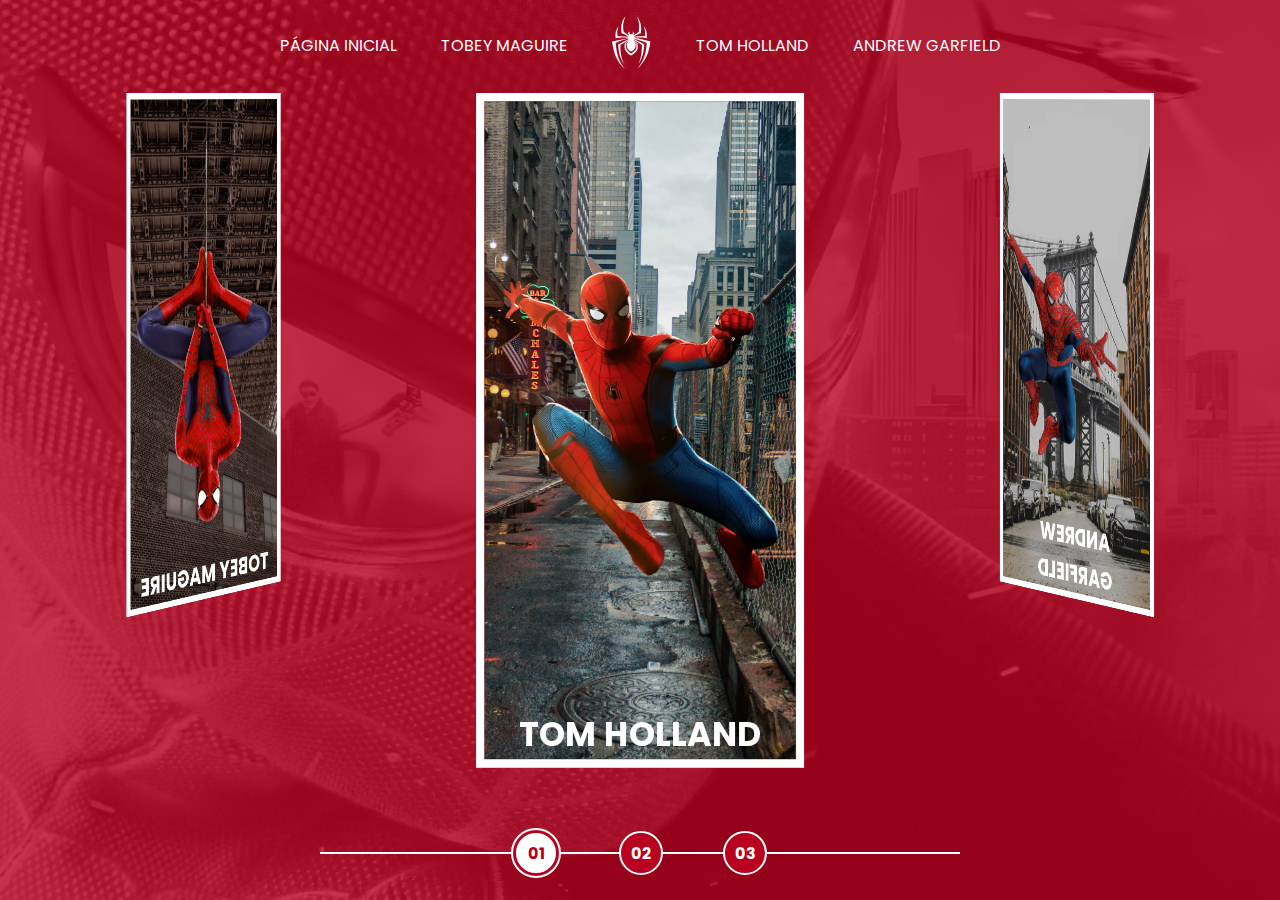
<file: index.html>
<!DOCTYPE html>
<html lang="pt-BR">

<head>
    <meta charset="UTF-8">
    <meta http-equiv="X-UA-Compatible" content="IE=edge">
    <meta name="viewport" content="width=device-width, initial-scale=1.0">
    <link rel="stylesheet" href="/assets/css/home-page.css">
    <link rel="shortcut icon" href="/assets/images/icons/spider.svg">
    <script src="/assets/scripts/index.js"></script>
    <title>Spider Man | Multiversos</title>
</head>

<body>
    <nav class="s-menu">
        <ul>
            <li class="s-menu__item">
                <a href="/">Página Inicial</a>
            </li>
            <li class="s-menu__item">
                <a href="/pages/tobey-maguire/spiderman1.html">Tobey Maguire</a>
            </li>
            <li class="s-menu__item s-menu__icon">
                <img src="/assets/images/icons/spider.svg" alt="Spider-man Multiverso">
            </li>
            <li class="s-menu__item">
                <a href="/pages/tom-holland/spiderman1.html">Tom Holland</a>
            </li>
            <li class="s-menu__item">
                <a href="/pages/andrew-garfield/spiderman1.html">Andrew Garfield</a>
            </li>
        </ul>
    </nav>
    <div class="s-container">
        <div class="s-cards-carousel" style="transform: translateZ(-40vw) rotateY(0deg);"> 
            <!--essa é a bandeja e ela que vai girar, e vai dar a impressão de que os cards tao girando-->
            <a href="/pages/tom-holland/spiderman1.html" class="s-card" id="spider-man-02">
                <img class="s-card__background" src="/assets/images/pic-sm-bg-02.jpg" alt="">
                <img class="s-card__image" src="/assets/images/spider-man-02.png" alt="Tom Holland">
                <h2 class="s-card__title">Tom Holland</h2>
            </a>
            <a href="/pages/andrew-garfield/spiderman1.html" class="s-card" id="spider-man-01">
                <img class="s-card__background" src="/assets/images/pic-sm-bg-01.jpg" alt="">
                <img class="s-card__image" src="/assets/images/spider-man-01.png" alt="Andrew Garfield">
                <h2 class="s-card__title">Andrew Garfield</h2>
            </a>
            <a href="/pages/tobey-maguire/spiderman1.html" class="s-card" id="spider-man-03">
                <img class="s-card__background" src="/assets/images/pic-sm-bg-03.jpg" alt="">
                <img class="s-card__image" src="/assets/images/spider-man-03.png" alt="Tobey Maguire">
                <h2 class="s-card__title">Tobey Maguire</h2>
            </a>
        </div>
    </div>

    <div class="s-controller">
        <div id="1" onclick="selectCarouselItem(this)" class="s-controller__button s-controller__button--active">
            01
        </div>
        <div id="2" onclick="selectCarouselItem(this)" class="s-controller__button">
            02
        </div>
        <div id="3" onclick="selectCarouselItem(this)" class="s-controller__button">
            03
        </div>
        <div class="s-controller__line"></div>
    </div>
</body>

</html>
</file>
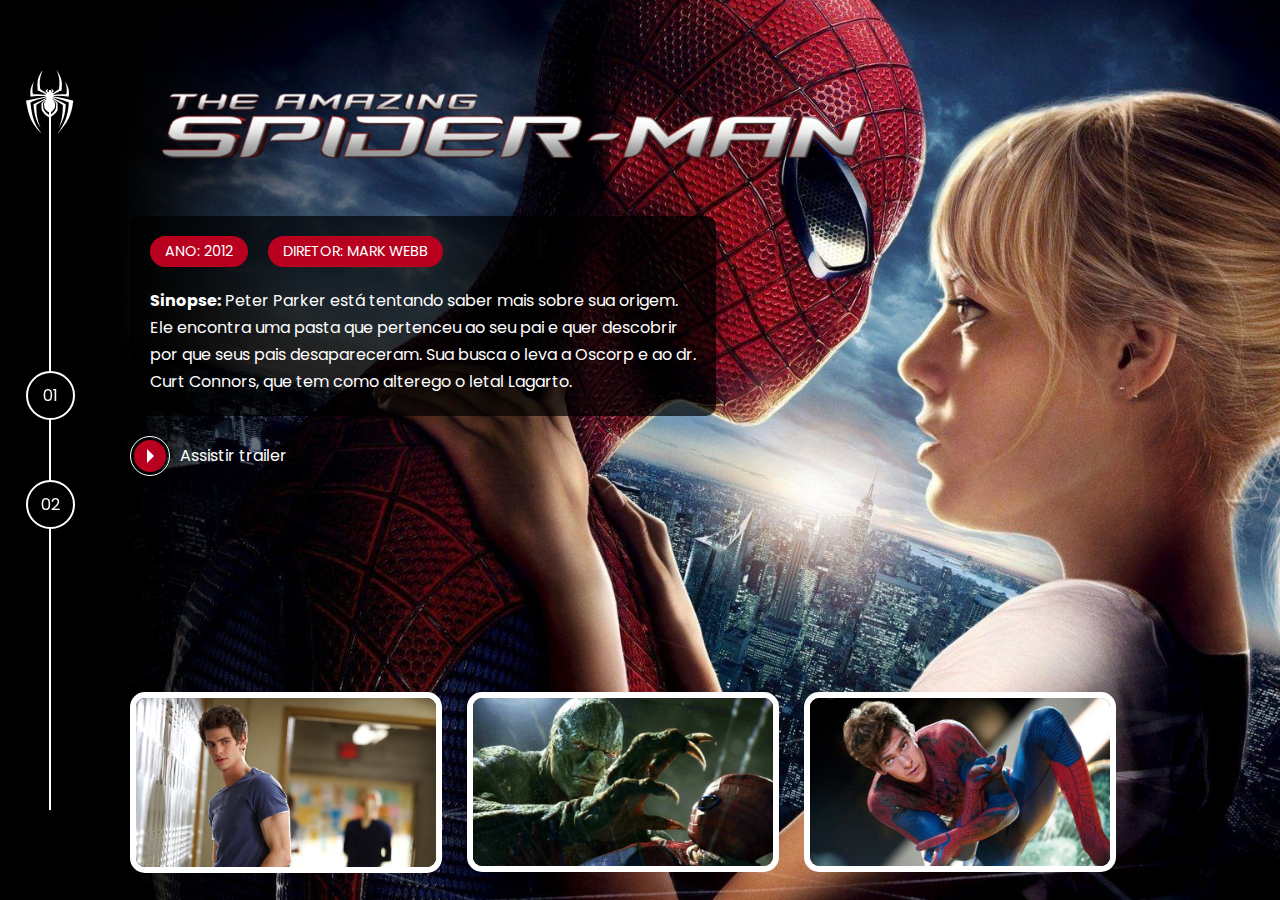
<file: pages/andrew-garfield/spiderman1.html>
<!DOCTYPE html>
<html lang="pt-BR">
<head>
    <meta charset="UTF-8">
    <meta http-equiv="X-UA-Compatible" content="IE=edge">
    <meta name="viewport" content="width=device-width, initial-scale=1.0">
    <title>Multiverso | Spiderman</title>
    <link rel="stylesheet" href="../../assets/css/internal.css" />
    <link rel="shortcut icon" href="/assets/images/icons/spider.svg">
    <link rel="stylesheet" href="https://cdn.jsdelivr.net/npm/@fancyapps/ui@4.0/dist/fancybox.css"/>
</head>
<body>
    <div class="s-wrapper">

        <!--<video autoplay loop muted>
            <source src="/assets/videos/spiderman-2002-trailer.mp4" type="video/mp4">
        </video>-->

        <div class="s-left-column">
            <nav class="navigator">
                <div class="navigator__icon">
                    <a href="../../index.html">
                        <img src="../../assets/images/icons/spiderman1.png" alt="">
                    </a>
                </div>
                <ul>
                    <li><a href="#01">01</a></li>
                    <li><a href="spiderman2.html">02</a></li>
                </ul>
            </nav>
        </div>
        <div class="s-main-content s-spiderman-02-01"> <!--pra colocar o video tem q tirar essa seunda classe -->
            <div class="s-main-content__top">
                <div class="s-logo">
                    <img src="/assets/images/spiderman-andrew/movie-01/logo.png" alt="Spiderman (2012)" title="Spiderman (2012)" />
                </div>
                <div class="s-description">
                    <div class="pills">
                        <ul>
                            <li>Ano: 2012</li>
                            <li>Diretor: Mark Webb</li>
                        </ul>
                    </div>
                    <div class="s-description__text">
                        <p>
                            <strong>Sinopse:</strong>&nbsp;Peter Parker está tentando saber mais sobre sua origem. Ele encontra uma 
                            pasta que pertenceu ao seu pai e quer descobrir por que seus pais desapareceram. Sua busca o leva a Oscorp 
                            e ao dr. Curt Connors, que tem como alterego o letal Lagarto.
                        </p>
                    </div>
                </div>
                <div class="s-links">
                    <ul>
                        <li>
                            <a href="https://www.youtube.com/watch?v=iAaDfqB9FLs" class="link-button" target="_">
                                <span class="icon">
                                    <div class="play-icon">&nbsp;</div>
                                </span>
                                <span class="label">
                                    Assistir trailer
                                </span>
                            </a>
                        </li>
                    </ul>
                </div>
            </div>
            <div class="s-main-content__bottom">
                <div class="gallery">
                    <ul>
                        <li><a data-fancybox href="/assets/images/spiderman-andrew/movie-01/gallery/image-01.jpg"><img src="/assets/images/spiderman-andrew/movie-01/gallery/image-01.jpg" alt=""></a></li>
                        <li><a data-fancybox href="/assets/images/spiderman-andrew/movie-01/gallery/image-02.png"><img src="/assets/images/spiderman-andrew/movie-01/gallery/image-02.png" alt=""></a></li>
                        <li><a data-fancybox href="/assets/images/spiderman-andrew/movie-01/gallery/image-03.png"><img src="/assets/images/spiderman-andrew/movie-01/gallery/image-03.png" alt=""></a></li>
                    </ul>
                </div>
            </div>
        </div>
    </div>

    <script src="https://cdn.jsdelivr.net/npm/@fancyapps/ui@4.0/dist/fancybox.umd.js"></script>
    <script>

    </script>
</body>
</html>
</file>
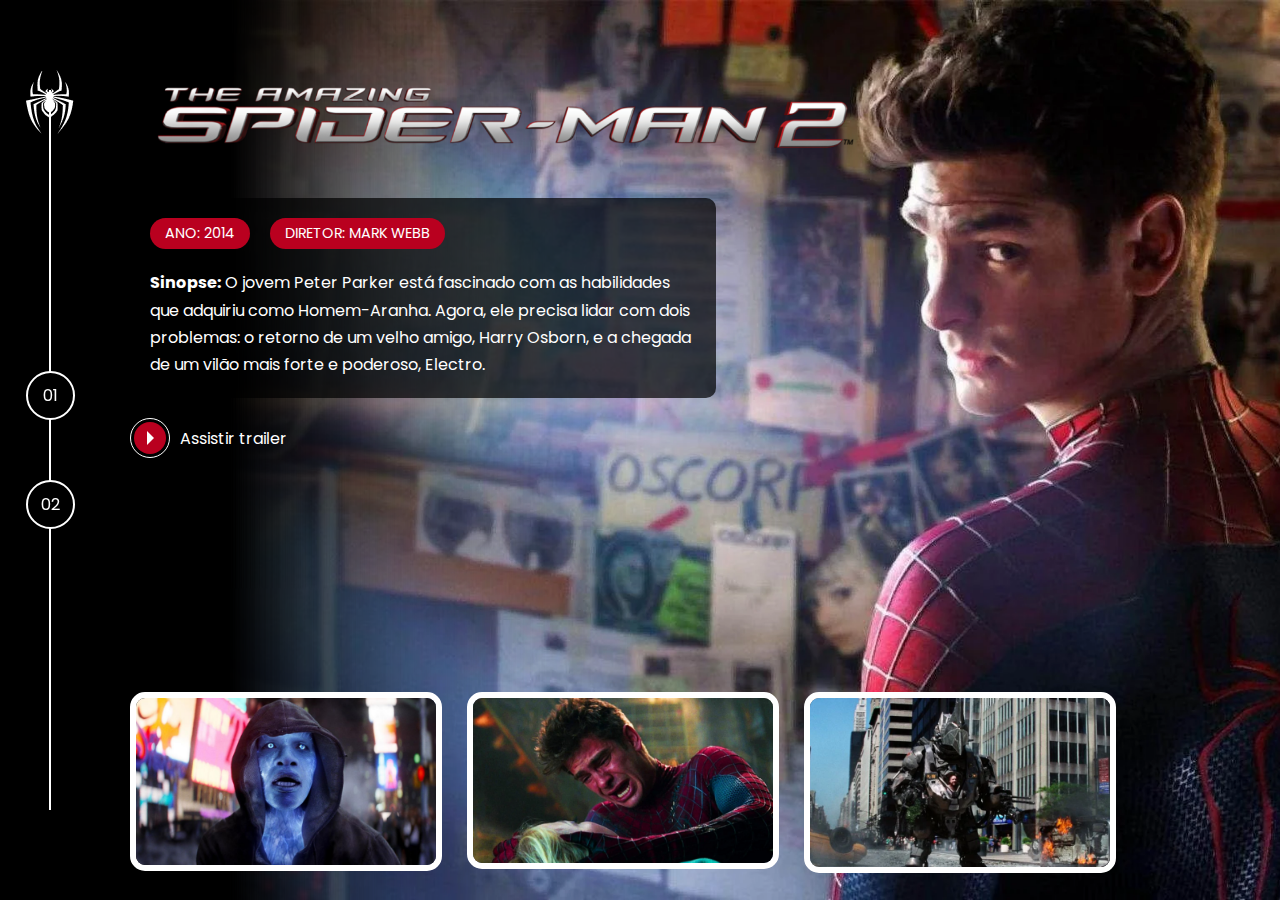
<file: pages/andrew-garfield/spiderman2.html>
<!DOCTYPE html>
<html lang="pt-BR">
<head>
    <meta charset="UTF-8">
    <meta http-equiv="X-UA-Compatible" content="IE=edge">
    <meta name="viewport" content="width=device-width, initial-scale=1.0">
    <title>Multiverso | Spiderman</title>
    <link rel="stylesheet" href="../../assets/css/internal.css" />
    <link rel="shortcut icon" href="/assets/images/icons/spider.svg">
    <link rel="stylesheet" href="https://cdn.jsdelivr.net/npm/@fancyapps/ui@4.0/dist/fancybox.css"/>
</head>
<body>
    <div class="s-wrapper">

        <!--<video autoplay loop muted>
            <source src="/assets/videos/spiderman-2002-trailer.mp4" type="video/mp4">
        </video>-->

        <div class="s-left-column">
            <nav class="navigator">
                <div class="navigator__icon">
                    <a href="../../index.html">
                        <img src="../../assets/images/icons/spiderman1.png" alt="">
                    </a>
                </div>
                <ul>
                    <li><a href="spiderman1.html">01</a></li>
                    <li><a href="#02">02</a></li>
                </ul>
            </nav>
        </div>
        <div class="s-main-content s-spiderman-02-02"> <!--pra colocar o video tem q tirar essa seunda classe -->
            <div class="s-main-content__top">
                <div class="s-logo">
                    <img src="/assets/images/spiderman-andrew/movie-02/logo.png" alt="Spiderman (2014)" title="Spiderman (2014)" />
                </div>
                <div class="s-description">
                    <div class="pills">
                        <ul>
                            <li>Ano: 2014</li>
                            <li>Diretor: Mark Webb</li>
                        </ul>
                    </div>
                    <div class="s-description__text">
                        <p>
                            <strong>Sinopse:</strong>&nbsp;O jovem Peter Parker está fascinado com as habilidades que adquiriu como 
                            Homem-Aranha. Agora, ele precisa lidar com dois problemas: o retorno de um velho amigo, Harry Osborn, e 
                            a chegada de um vilão mais forte e poderoso, Electro.
                        </p>
                    </div>
                </div>
                <div class="s-links">
                    <ul>
                        <li>
                            <a href="https://www.youtube.com/watch?v=V_JU_DhuzhU" class="link-button" target="_">
                                <span class="icon">
                                    <div class="play-icon">&nbsp;</div>
                                </span>
                                <span class="label">
                                    Assistir trailer
                                </span>
                            </a>
                        </li>
                    </ul>
                </div>
            </div>
            <div class="s-main-content__bottom">
                <div class="gallery">
                    <ul>
                        <li><a data-fancybox href="/assets/images/spiderman-andrew/movie-02/gallery/image-01.png"><img src="/assets/images/spiderman-andrew/movie-02/gallery/image-01.png" alt=""></a></li>
                        <li><a data-fancybox href="/assets/images/spiderman-andrew/movie-02/gallery/image-02.png"><img src="/assets/images/spiderman-andrew/movie-02/gallery/image-02.png" alt=""></a></li>
                        <li><a data-fancybox href="/assets/images/spiderman-andrew/movie-02/gallery/image-03.png"><img src="/assets/images/spiderman-andrew/movie-02/gallery/image-03.png" alt=""></a></li>
                    </ul>
                </div>
            </div>
        </div>
    </div>

    <script src="https://cdn.jsdelivr.net/npm/@fancyapps/ui@4.0/dist/fancybox.umd.js"></script>
    <script>

    </script>
</body>
</html>
</file>
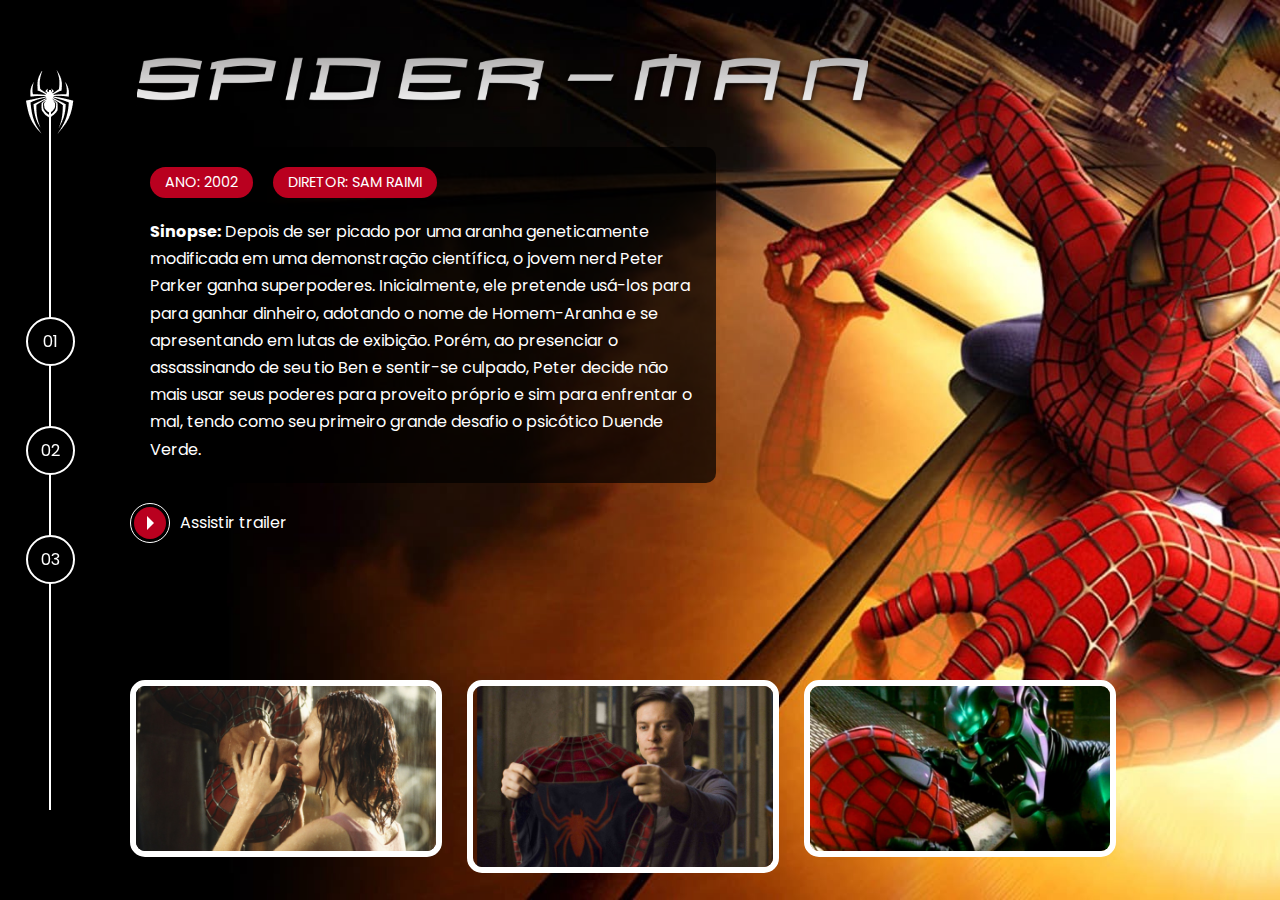
<file: pages/tobey-maguire/spiderman1.html>
<!DOCTYPE html>
<html lang="pt-BR">
<head>
    <meta charset="UTF-8">
    <meta http-equiv="X-UA-Compatible" content="IE=edge">
    <meta name="viewport" content="width=device-width, initial-scale=1.0">
    <title>Multiverso | Spiderman</title>
    <link rel="stylesheet" href="../../assets/css/internal.css" />
    <link rel="shortcut icon" href="/assets/images/icons/spider.svg">
    <link rel="stylesheet" href="https://cdn.jsdelivr.net/npm/@fancyapps/ui@4.0/dist/fancybox.css"/>
</head>
<body>
    <div class="s-wrapper">

        <!--<video autoplay loop muted>
            <source src="/assets/videos/spiderman-2002-trailer.mp4" type="video/mp4">
        </video>-->

        <div class="s-left-column">
            <nav class="navigator">
                <div class="navigator__icon">
                    <a href="../../index.html">
                        <img src="../../assets/images/icons/spiderman1.png" alt="">
                    </a>
                </div>
                <ul>
                    <li><a href="#01">01</a></li>
                    <li><a href="spiderman2.html">02</a></li>
                    <li><a href="spiderman3.html">03</a></li>
                </ul>
            </nav>
        </div>
        <div class="s-main-content s-spiderman-01-01"> <!--pra colocar o video tem q tirar essa seunda classe -->
            <div class="s-main-content__top">
                <div class="s-logo">
                    <img src="/assets/images/spiderman-tobey/movie-01/logo.png" alt="Spiderman (2002)" title="Spiderman (2002)" />
                </div>
                <div class="s-description">
                    <div class="pills">
                        <ul>
                            <li>Ano: 2002</li>
                            <li>Diretor: Sam Raimi</li>
                        </ul>
                    </div>
                    <div class="s-description__text">
                        <p>
                            <strong>Sinopse:</strong>&nbsp;Depois de ser picado por uma aranha geneticamente modificada em uma demonstração científica, 
                            o jovem nerd Peter Parker ganha superpoderes. Inicialmente, ele pretende usá-los para para ganhar 
                            dinheiro, adotando o nome de Homem-Aranha e se apresentando em lutas de exibição. Porém, ao presenciar 
                            o assassinando de seu tio Ben e sentir-se culpado, Peter decide não mais usar seus poderes para 
                            proveito próprio e sim para enfrentar o mal, tendo como seu primeiro grande desafio o psicótico 
                            Duende Verde.
                        </p>
                    </div>
                </div>
                <div class="s-links">
                    <ul>
                        <li>
                            <a href="https://www.youtube.com/watch?v=t06RUxPbp_c" class="link-button" target="_">
                                <span class="icon">
                                    <div class="play-icon">&nbsp;</div>
                                </span>
                                <span class="label">
                                    Assistir trailer
                                </span>
                            </a>
                        </li>
                    </ul>
                </div>
            </div>
            <div class="s-main-content__bottom">
                <div class="gallery">
                    <ul>
                        <li><a data-fancybox href="/assets/images/spiderman-tobey/movie-01/gallery/image-01-full.jpg"><img src="/assets/images/spiderman-tobey/movie-01/gallery/image-01.png" alt=""></a></li>
                        <li><a data-fancybox href="/assets/images/spiderman-tobey/movie-01/gallery/image-02-full.jpg"><img src="/assets/images/spiderman-tobey/movie-01/gallery/image-02.png" alt=""></a></li>
                        <li><a data-fancybox href="/assets/images/spiderman-tobey/movie-01/gallery/image-03-full.jpg"><img src="/assets/images/spiderman-tobey/movie-01/gallery/image-03.png" alt=""></a></li>
                    </ul>
                </div>
            </div>
        </div>
    </div>

    <script src="https://cdn.jsdelivr.net/npm/@fancyapps/ui@4.0/dist/fancybox.umd.js"></script>
    <script>

    </script>
</body>
</html>
</file>
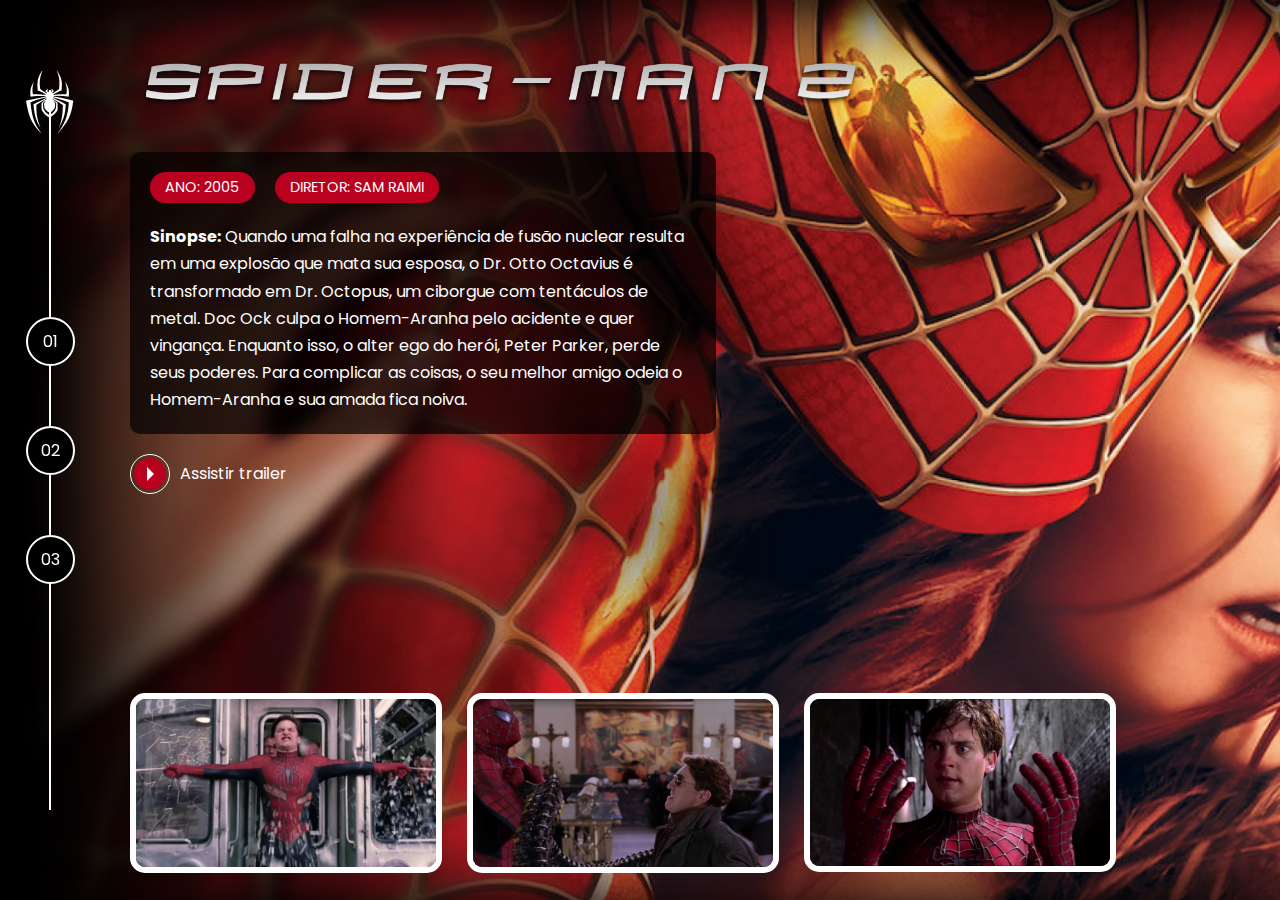
<file: pages/tobey-maguire/spiderman2.html>
<!DOCTYPE html>
<html lang="pt-BR">
<head>
    <meta charset="UTF-8">
    <meta http-equiv="X-UA-Compatible" content="IE=edge">
    <meta name="viewport" content="width=device-width, initial-scale=1.0">
    <title>Multiverso | Spiderman</title>
    <link rel="stylesheet" href="../../assets/css/internal.css" />
    <link rel="shortcut icon" href="/assets/images/icons/spider.svg">
    <link rel="stylesheet" href="https://cdn.jsdelivr.net/npm/@fancyapps/ui@4.0/dist/fancybox.css"/>
</head>
<body>
    <div class="s-wrapper">

        <!--<video autoplay loop muted>
            <source src="/assets/videos/spiderman-2002-trailer.mp4" type="video/mp4">
        </video>-->

        <div class="s-left-column">
            <nav class="navigator">
                <div class="navigator__icon">
                    <a href="../../index.html">
                        <img src="../../assets/images/icons/spiderman1.png" alt="">
                    </a>
                </div>
                <ul>
                    <li><a href="spiderman1.html">01</a></li>
                    <li><a href="#02">02</a></li>
                    <li><a href="spiderman3.html">03</a></li>
                </ul>
            </nav>
        </div>
        <div class="s-main-content s-spiderman-01-02"> <!--pra colocar o video tem q tirar essa seunda classe -->
            <div class="s-main-content__top">
                <div class="s-logo">
                    <img src="/assets/images/spiderman-tobey/movie-02/logo.png" alt="Spiderman (2005)" title="Spiderman (2005)" />
                </div>
                <div class="s-description">
                    <div class="pills">
                        <ul>
                            <li>Ano: 2005</li>
                            <li>Diretor: Sam Raimi</li>
                        </ul>
                    </div>
                    <div class="s-description__text">
                        <p>
                            <strong>Sinopse:</strong>&nbsp;Quando uma falha na experiência de fusão nuclear resulta em uma explosão 
                            que mata sua esposa, o Dr. Otto Octavius é transformado em Dr. Octopus, um ciborgue com tentáculos de 
                            metal. Doc Ock culpa o Homem-Aranha pelo acidente e quer vingança. Enquanto isso, o alter ego do herói, 
                            Peter Parker, perde seus poderes. Para complicar as coisas, o seu melhor amigo odeia o Homem-Aranha e 
                            sua amada fica noiva.
                        </p>
                    </div>
                </div>
                <div class="s-links">
                    <ul>
                        <li>
                            <a href="https://www.youtube.com/watch?v=1s9Yln0YwCw" class="link-button" target="_">
                                <span class="icon">
                                    <div class="play-icon">&nbsp;</div>
                                </span>
                                <span class="label">
                                    Assistir trailer
                                </span>
                            </a>
                        </li>
                    </ul>
                </div>
            </div>
            <div class="s-main-content__bottom">
                <div class="gallery">
                    <ul>
                        <li><a data-fancybox href="/assets/images/spiderman-tobey/movie-02/gallery/image-01.png"><img src="/assets/images/spiderman-tobey/movie-02/gallery/image-01.png" alt=""></a></li>
                        <li><a data-fancybox href="/assets/images/spiderman-tobey/movie-02/gallery/image-02.png"><img src="/assets/images/spiderman-tobey/movie-02/gallery/image-02.png" alt=""></a></li>
                        <li><a data-fancybox href="/assets/images/spiderman-tobey/movie-02/gallery/image-03.png"><img src="/assets/images/spiderman-tobey/movie-02/gallery/image-03.png" alt=""></a></li>
                    </ul>
                </div>
            </div>
        </div>
    </div>

    <script src="https://cdn.jsdelivr.net/npm/@fancyapps/ui@4.0/dist/fancybox.umd.js"></script>
    <script>

    </script>
</body>
</html>
</file>
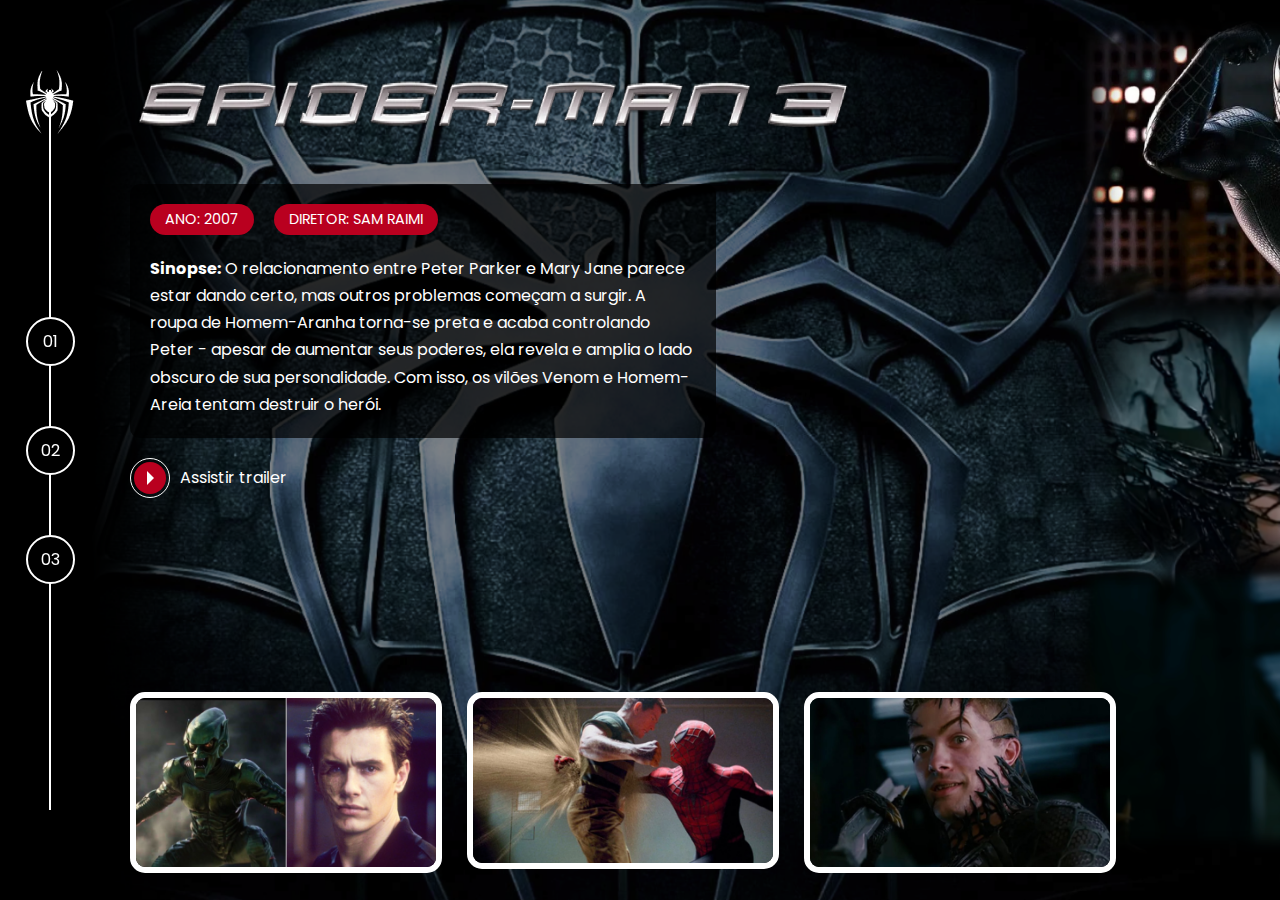
<file: pages/tobey-maguire/spiderman3.html>
<!DOCTYPE html>
<html lang="pt-BR">
<head>
    <meta charset="UTF-8">
    <meta http-equiv="X-UA-Compatible" content="IE=edge">
    <meta name="viewport" content="width=device-width, initial-scale=1.0">
    <title>Multiverso | Spiderman</title>
    <link rel="stylesheet" href="../../assets/css/internal.css" />
    <link rel="shortcut icon" href="/assets/images/icons/spider.svg">
    <link rel="stylesheet" href="https://cdn.jsdelivr.net/npm/@fancyapps/ui@4.0/dist/fancybox.css"/>
</head>
<body>
    <div class="s-wrapper">

        <!--<video autoplay loop muted>
            <source src="/assets/videos/spiderman-2002-trailer.mp4" type="video/mp4">
        </video>-->

        <div class="s-left-column">
            <nav class="navigator">
                <div class="navigator__icon">
                    <a href="../../index.html">
                        <img src="../../assets/images/icons/spiderman1.png" alt="">
                    </a>
                </div>
                <ul>
                    <li><a href="spiderman1.html">01</a></li>
                    <li><a href="spiderman2.html">02</a></li>
                    <li><a href="#03">03</a></li>
                </ul>
            </nav>
        </div>
        <div class="s-main-content s-spiderman-01-03"> <!--pra colocar o video tem q tirar essa seunda classe -->
            <div class="s-main-content__top">
                <div class="s-logo">
                    <img src="/assets/images/spiderman-tobey/movie-03/logo.png" alt="Spiderman (2007)" title="Spiderman (2002)" />
                </div>
                <div class="s-description">
                    <div class="pills">
                        <ul>
                            <li>Ano: 2007</li>
                            <li>Diretor: Sam Raimi</li>
                        </ul>
                    </div>
                    <div class="s-description__text">
                        <p>
                            <strong>Sinopse:</strong>&nbsp;O relacionamento entre Peter Parker e Mary Jane parece estar dando certo, 
                            mas outros problemas começam a surgir. A roupa de Homem-Aranha torna-se preta e acaba controlando Peter 
                            - apesar de aumentar seus poderes, ela revela e amplia o lado obscuro de sua personalidade. Com isso, 
                            os vilões Venom e Homem-Areia tentam destruir o herói.
                        </p>
                    </div>
                </div>
                <div class="s-links">
                    <ul>
                        <li>
                            <a href="https://www.youtube.com/watch?v=wPosLpgMtTY" class="link-button" target="_">
                                <span class="icon">
                                    <div class="play-icon">&nbsp;</div>
                                </span>
                                <span class="label">
                                    Assistir trailer
                                </span>
                            </a>
                        </li>
                    </ul>
                </div>
            </div>
            <div class="s-main-content__bottom">
                <div class="gallery">
                    <ul>
                        <li><a data-fancybox href="/assets/images/spiderman-tobey/movie-03/gallery/image-01.png"><img src="/assets/images/spiderman-tobey/movie-03/gallery/image-01.png" alt=""></a></li>
                        <li><a data-fancybox href="/assets/images/spiderman-tobey/movie-03/gallery/image-02.png"><img src="/assets/images/spiderman-tobey/movie-03/gallery/image-02.png" alt=""></a></li>
                        <li><a data-fancybox href="/assets/images/spiderman-tobey/movie-03/gallery/image-03.png"><img src="/assets/images/spiderman-tobey/movie-03/gallery/image-03.png" alt=""></a></li>
                    </ul>
                </div>
            </div>
        </div>
    </div>

    <script src="https://cdn.jsdelivr.net/npm/@fancyapps/ui@4.0/dist/fancybox.umd.js"></script>
    <script>

    </script>
</body>
</html>
</file>
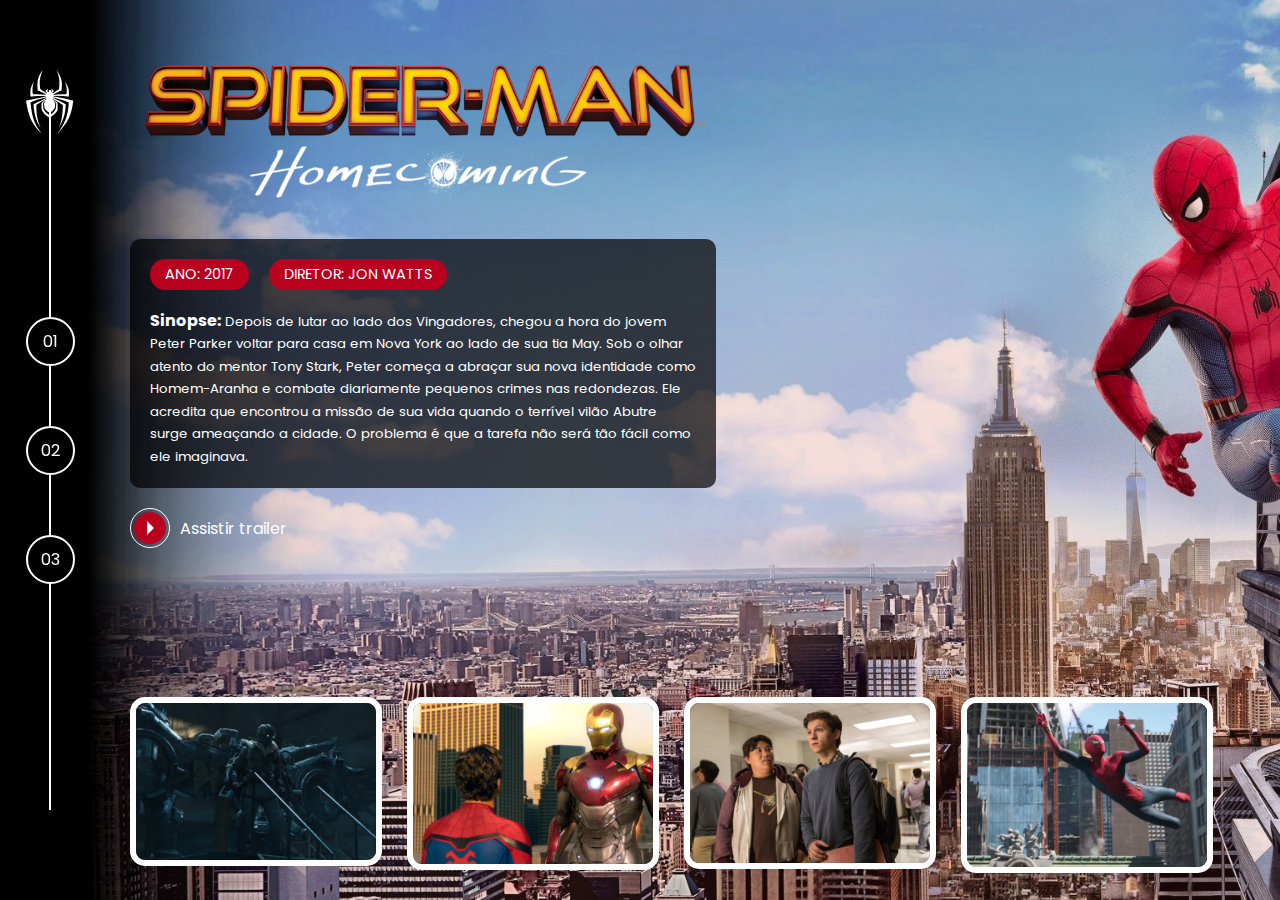
<file: pages/tom-holland/spiderman1.html>
<!DOCTYPE html>
<html lang="pt-BR">
<head>
    <meta charset="UTF-8">
    <meta http-equiv="X-UA-Compatible" content="IE=edge">
    <meta name="viewport" content="width=device-width, initial-scale=1.0">
    <title>Multiverso | Spiderman</title>
    <link rel="stylesheet" href="../../assets/css/internal.css" />
    <link rel="shortcut icon" href="/assets/images/icons/spider.svg">
    <link rel="stylesheet" href="https://cdn.jsdelivr.net/npm/@fancyapps/ui@4.0/dist/fancybox.css"/>
</head>
<body>
    <div class="s-wrapper">

        <!--<video autoplay loop muted>
            <source src="/assets/videos/spiderman-2002-trailer.mp4" type="video/mp4">
        </video>-->

        <div class="s-left-column">
            <nav class="navigator">
                <div class="navigator__icon">
                    <a href="../../index.html">
                        <img src="../../assets/images/icons/spiderman1.png" alt="">
                    </a>
                </div>
                <ul>
                    <li><a href="#01">01</a></li>
                    <li><a href="spiderman2.html">02</a></li>
                    <li><a href="spiderman3.html">03</a></li>
                </ul>
            </nav>
        </div>
        <div class="s-main-content s-spiderman-03-01"> <!--pra colocar o video tem q tirar essa seunda classe -->
            <div class="s-main-content__top">
                <div class="s-logo">
                    <img id="logo-tom" src="/assets/images/spiderman-tom/movie-01/logo.png" alt="Spiderman (2017)" title="Spiderman (2017)" />
                </div>
                <div class="s-description">
                    <div class="pills">
                        <ul>
                            <li>Ano: 2017</li>
                            <li>Diretor: Jon Watts</li>
                        </ul>
                    </div>
                    <div class="s-description__text">
                        <p id="sinopse-tom">
                            <strong>Sinopse:</strong>&nbsp;Depois de lutar ao lado dos Vingadores, chegou a hora do jovem Peter Parker 
                            voltar para casa em Nova York ao lado de sua tia May. Sob o olhar atento do mentor Tony Stark, Peter começa
                            a abraçar sua nova identidade como Homem-Aranha e combate diariamente pequenos crimes nas redondezas. Ele 
                            acredita que encontrou a missão de sua vida quando o terrível vilão Abutre surge ameaçando a cidade. O problema 
                            é que a tarefa não será tão fácil como ele imaginava.
                        </p>
                    </div>
                </div>
                <div class="s-links">
                    <ul>
                        <li>
                            <a href="https://www.youtube.com/watch?v=oNE0zRNyXuc" class="link-button" target="_">
                                <span class="icon">
                                    <div class="play-icon">&nbsp;</div>
                                </span>
                                <span class="label">
                                    Assistir trailer
                                </span>
                            </a>
                        </li>
                    </ul>
                </div>
            </div>
            <div class="s-main-content__bottom">
                <div class="gallery gallery-tom">
                    <ul>
                        <li><a data-fancybox href="/assets/images/spiderman-tom/movie-01/gallery/image-01.png"><img src="/assets/images/spiderman-tom/movie-01/gallery/image-01.png" alt=""></a></li>
                        <li><a data-fancybox href="/assets/images/spiderman-tom/movie-01/gallery/image-02.png"><img src="/assets/images/spiderman-tom/movie-01/gallery/image-02.png" alt=""></a></li>
                        <li><a data-fancybox href="/assets/images/spiderman-tom/movie-01/gallery/image-03.png"><img src="/assets/images/spiderman-tom/movie-01/gallery/image-03.png" alt=""></a></li>
                        <li><a data-fancybox href="/assets/images/spiderman-tom/movie-01/gallery/image-04.png"><img src="/assets/images/spiderman-tom/movie-01/gallery/image-04.png" alt=""></a></li>
                    </ul>
                </div>
            </div>
        </div>
    </div>

    <script src="https://cdn.jsdelivr.net/npm/@fancyapps/ui@4.0/dist/fancybox.umd.js"></script>
    <script>

    </script>
</body>
</html>
</file>
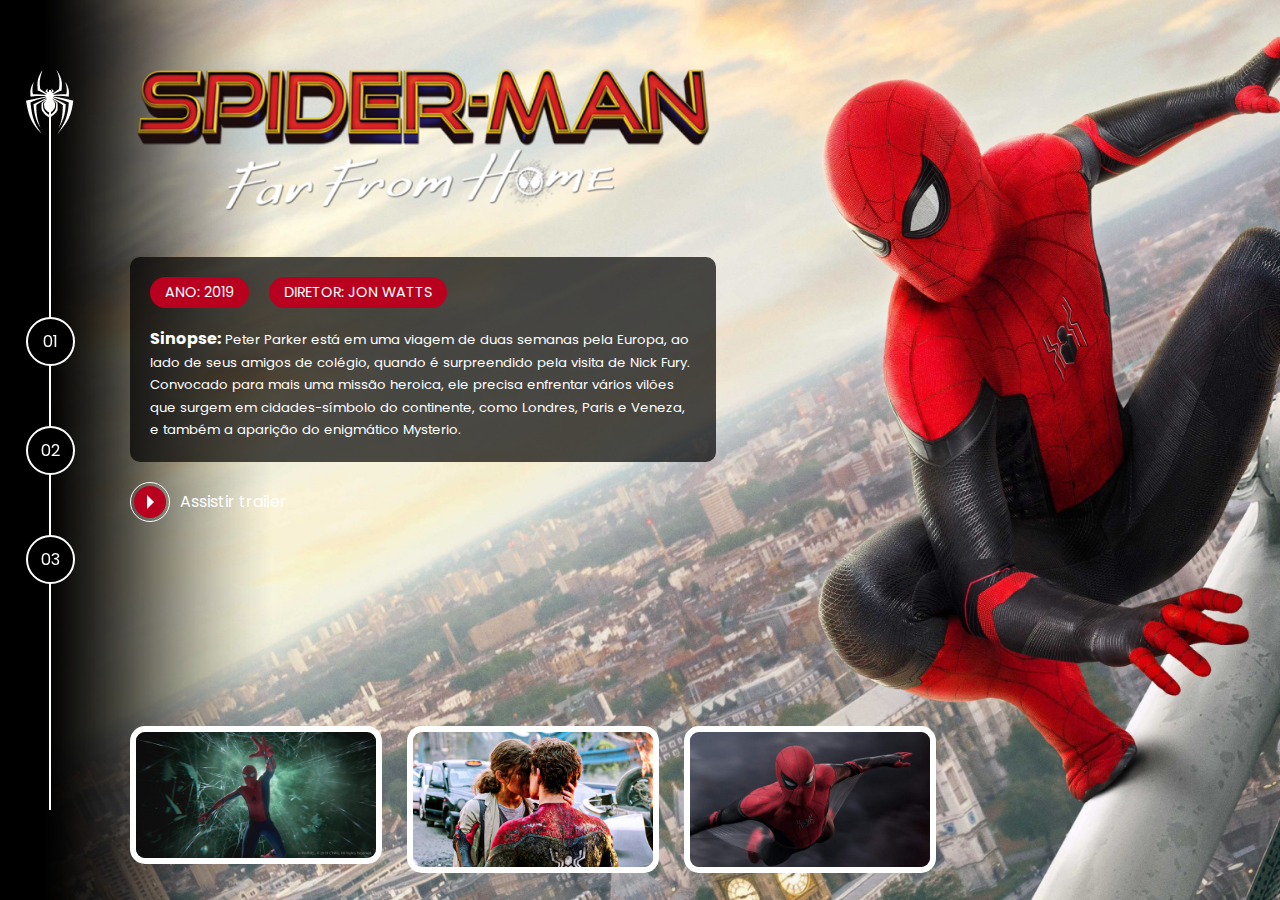
<file: pages/tom-holland/spiderman2.html>
<!DOCTYPE html>
<html lang="pt-BR">
<head>
    <meta charset="UTF-8">
    <meta http-equiv="X-UA-Compatible" content="IE=edge">
    <meta name="viewport" content="width=device-width, initial-scale=1.0">
    <title>Multiverso | Spiderman</title>
    <link rel="stylesheet" href="../../assets/css/internal.css" />
    <link rel="shortcut icon" href="/assets/images/icons/spider.svg">
    <link rel="stylesheet" href="https://cdn.jsdelivr.net/npm/@fancyapps/ui@4.0/dist/fancybox.css"/>
</head>
<body>
    <div class="s-wrapper">

        <!--<video autoplay loop muted>
            <source src="/assets/videos/spiderman-2002-trailer.mp4" type="video/mp4">
        </video>-->

        <div class="s-left-column">
            <nav class="navigator">
                <div class="navigator__icon">
                    <a href="../../index.html">
                        <img src="../../assets/images/icons/spiderman1.png" alt="">
                    </a>
                </div>
                <ul>
                    <li><a href="spiderman1.html">01</a></li>
                    <li><a href="#02">02</a></li>
                    <li><a href="spiderman3.html">03</a></li>
                </ul>
            </nav>
        </div>
        <div class="s-main-content s-spiderman-03-02"> <!--pra colocar o video tem q tirar essa seunda classe -->
            <div class="s-main-content__top">
                <div class="s-logo">
                    <img id="logo-tom" src="/assets/images/spiderman-tom/movie-02/logo.png" alt="Spiderman (2019)" title="Spiderman (2019)" />
                </div>
                <div class="s-description">
                    <div class="pills">
                        <ul>
                            <li>Ano: 2019</li>
                            <li>Diretor: Jon Watts</li>
                        </ul>
                    </div>
                    <div class="s-description__text">
                        <p id="sinopse-tom">
                            <strong>Sinopse:</strong>&nbsp;Peter Parker está em uma viagem de duas semanas pela Europa, ao lado de seus amigos 
                            de colégio, quando é surpreendido pela visita de Nick Fury. Convocado para mais uma missão heroica, ele precisa 
                            enfrentar vários vilões que surgem em cidades-símbolo do continente, como Londres, Paris e Veneza, e também a 
                            aparição do enigmático Mysterio.
                        </p>
                    </div>
                </div>
                <div class="s-links">
                    <ul>
                        <li>
                            <a href="https://www.youtube.com/watch?v=iJiCb3JnKTQ" class="link-button" target="_">
                                <span class="icon">
                                    <div class="play-icon">&nbsp;</div>
                                </span>
                                <span class="label">
                                    Assistir trailer
                                </span>
                            </a>
                        </li>
                    </ul>
                </div>
            </div>
            <div class="s-main-content__bottom">
                <div class="gallery gallery-tom">
                    <ul>
                        <li><a data-fancybox href="/assets/images/spiderman-tom/movie-02/gallery/image-01.jpg"><img src="/assets/images/spiderman-tom/movie-02/gallery/image-01.jpg" alt=""></a></li>
                        <li><a data-fancybox href="/assets/images/spiderman-tom/movie-02/gallery/image-02.jpg"><img src="/assets/images/spiderman-tom/movie-02/gallery/image-02.jpg" alt=""></a></li>
                        <li><a data-fancybox href="/assets/images/spiderman-tom/movie-02/gallery/image-03.jpeg"><img src="/assets/images/spiderman-tom/movie-02/gallery/image-03.jpeg" alt=""></a></li>
                    </ul>
                </div>
            </div>
        </div>
    </div>

    <script src="https://cdn.jsdelivr.net/npm/@fancyapps/ui@4.0/dist/fancybox.umd.js"></script>
    <script>

    </script>
</body>
</html>
</file>
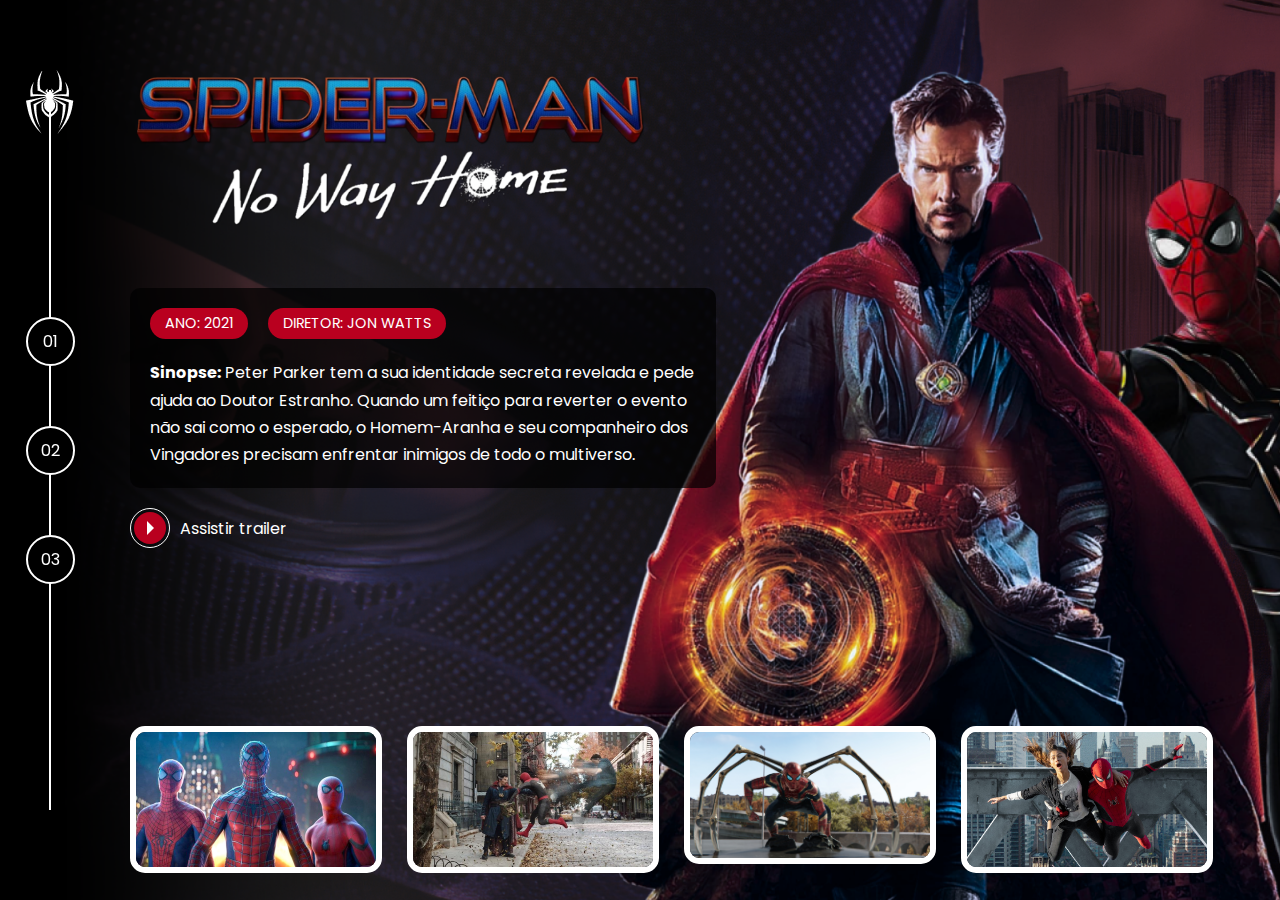
<file: pages/tom-holland/spiderman3.html>
<!DOCTYPE html>
<html lang="pt-BR">
<head>
    <meta charset="UTF-8">
    <meta http-equiv="X-UA-Compatible" content="IE=edge">
    <meta name="viewport" content="width=device-width, initial-scale=1.0">
    <title>Multiverso | Spiderman</title>
    <link rel="stylesheet" href="../../assets/css/internal.css" />
    <link rel="shortcut icon" href="/assets/images/icons/spider.svg">
    <link rel="stylesheet" href="https://cdn.jsdelivr.net/npm/@fancyapps/ui@4.0/dist/fancybox.css"/>
</head>
<body>
    <div class="s-wrapper">

        <!--<video autoplay loop muted>
            <source src="/assets/videos/spiderman-2002-trailer.mp4" type="video/mp4">
        </video>-->

        <div class="s-left-column">
            <nav class="navigator">
                <div class="navigator__icon">
                    <a href="../../index.html">
                        <img src="../../assets/images/icons/spiderman1.png" alt="">
                    </a>
                </div>
                <ul>
                    <li><a href="spiderman1.html">01</a></li>
                    <li><a href="spiderman2.html">02</a></li>
                    <li><a href="#03">03</a></li>
                </ul>
            </nav>
        </div>
        <div class="s-main-content s-spiderman-03-03"> <!--pra colocar o video tem q tirar essa seunda classe -->
            <div class="s-main-content__top">
                <div class="s-logo">
                    <img id="logo-tom-3" src="/assets/images/spiderman-tom/movie-03/logo.png" alt="Spiderman (2021)" title="Spiderman (2021)" />
                </div>
                <div class="s-description">
                    <div class="pills">
                        <ul>
                            <li>Ano: 2021</li>
                            <li>Diretor: Jon Watts</li>
                        </ul>
                    </div>
                    <div class="s-description__text">
                        <p>
                            <strong>Sinopse:</strong>&nbsp;Peter Parker tem a sua identidade secreta revelada e pede ajuda ao Doutor Estranho. 
                            Quando um feitiço para reverter o evento não sai como o esperado, o Homem-Aranha e seu companheiro dos Vingadores 
                            precisam enfrentar inimigos de todo o multiverso.
                        </p>
                    </div>
                </div>
                <div class="s-links">
                    <ul>
                        <li>
                            <a href="https://www.youtube.com/watch?v=rzOvXvBNzMc" class="link-button" target="_">
                                <span class="icon">
                                    <div class="play-icon">&nbsp;</div>
                                </span>
                                <span class="label">
                                    Assistir trailer
                                </span>
                            </a>
                        </li>
                    </ul>
                </div>
            </div>
            <div class="s-main-content__bottom">
                <div class="gallery gallery-tom">
                    <ul>
                        <li><a data-fancybox href="/assets/images/spiderman-tom/movie-03/gallery/image-01.jpg"><img src="/assets/images/spiderman-tom/movie-03/gallery/image-01.jpg" alt=""></a></li>
                        <li><a data-fancybox href="/assets/images/spiderman-tom/movie-03/gallery/image-02.jpg"><img src="/assets/images/spiderman-tom/movie-03/gallery/image-02.jpg" alt=""></a></li>
                        <li><a data-fancybox href="/assets/images/spiderman-tom/movie-03/gallery/image-03.jpeg"><img src="/assets/images/spiderman-tom/movie-03/gallery/image-03.jpeg" alt=""></a></li>
                        <li><a data-fancybox href="/assets/images/spiderman-tom/movie-03/gallery/image-04.jpeg"><img src="/assets/images/spiderman-tom/movie-03/gallery/image-04.jpeg" alt=""></a></li>
                    </ul>
                </div>
            </div>
        </div>
    </div>

    <script src="https://cdn.jsdelivr.net/npm/@fancyapps/ui@4.0/dist/fancybox.umd.js"></script>
    <script>

    </script>
</body>
</html>
</file>
<file: assets/css/home-page.css>
@import url('/assets/css/reset.css');
@import url('/assets/css/global.css');

body {
    background-color: var(--primary-color);
}

body::before {
    content: "";
    background-image: url('/assets/images/spider-man-background.jpg');
    background-repeat: no-repeat;
    background-position: center;
    background-size: cover;
    width: 100%;
    height: 100%;
    position: absolute;
    opacity: 0.2;
    transition: background-image 1s ease-in-out, opacity 1s ease-in-out;
}

.s-menu {
    padding: 1rem 0;
    width: 100%;
    text-align: center;
    position: relative;
}

.s-menu__item {
    display: inline-block;
    text-transform: uppercase;
    margin: 0 1.25rem;
}

.s-menu__icon {
    width: 2.5rem;
    margin: 0 1.25rem;
    vertical-align: middle;
}

.s-container {
    position: relative;
    display: flex;
    align-items: center;
    justify-content: space-evenly;
    perspective: 3000px;
}

.s-card {
    border: 0.5rem solid white;
    width: 100%;
    height: 70vh;
    position: absolute;
    transition: filter .5s ease-in-out;
}

.s-card:nth-child(1) {
    transform: rotateY(0deg) translateZ(50vw);
}

.s-card:nth-child(2) {
    transform: rotateY(120deg) translateZ(50vw);
}

.s-card:nth-child(3) {
    transform: rotateY(240deg) translateZ(50vw);
}

.s-card__background {
    width: 100%;
    height: 100%;
    object-fit: cover;
    position: absolute;
    opacity: 1;
    transition: opacity 1s ease-in-out;
}

.s-card__image {
    width: 100%;
    height: 100%;
    object-fit: contain;
    position: relative;
    transition: 1s ease-in-out;
}

.s-card__title {
    font-size: 2rem;
    text-transform: uppercase;
    text-align: center;
    position: absolute;
    width: 100%;
    bottom: 0;
    transition: bottom 1s ease-in-out;
}

.s-controller {
    position: absolute;
    display: flex;
    justify-content: center;
    align-items: center;
    margin-top: 3rem;
    bottom: 1.5rem;
    width: 100%;
}

.s-controller__button {
    display: flex;
    align-items: center;
    justify-content: center;
    width: 2.5rem;
    height: 2.5rem;
    border: 2px solid white;
    border-radius: 50%;
    background-color: var(--primary-color);
    text-align: center;
    font-size: 1rem;
    font-weight: bold;
    cursor: pointer;
    z-index: 1;
    transition: transform 0.3s ease-in-out;
}

.s-controller__button:hover {
    transform: scale(1.1);
}

.s-controller__button:nth-child(2) {
    margin: 0 3.75rem;
}

.s-controller__button--active {
    background-color: white;
    color: var(--primary-color);
    border: 0.1875rem solid var(--primary-color);
    outline: 0.125rem solid white; /*cria uma outra borda internamente*/
}

.s-controller__line {
    background-color: white;
    width: 50%;
    height: 2px;
    position: absolute;
}

/* Hover Animation */

.s-card--hovered .s-card__background {
    cursor: pointer; /*tem a maozinha*/
    opacity: 0;      /*o background some*/
}

.s-card--hovered .s-card__image {
    transform: scale(1.4);
    filter: drop-shadow(30px 10px 4px rgba(0, 0, 0, .5));
}

body#spider-man-01-hovered::before {
    background-image: url('/assets/images/pic-sm-bg-01.jpg');
}
body#spider-man-02-hovered::before {
    background-image: url('/assets/images/pic-sm-bg-02.jpg');
}
body#spider-man-03-hovered::before {
    background-image: url('/assets/images/pic-sm-bg-03.jpg');
}

body[id^="spider-man-"]::before {
    opacity: 1;
}

body[id^="spider-man-"] .s-card:not(.s-card--hovered) { 
    filter: grayscale(100%);
}

.s-card--hovered .s-card__title {
    bottom: 50%;
}

.s-cards-carousel {
    display: flex;
    justify-content: center;
    width: calc(100vw / 3 - 10%);
    transform-style: preserve-3d;
    transition: transform 0.4s ease-in;
}
</file>
<file: assets/css/internal.css>
@import url('/assets/css/reset.css');
@import url('/assets/css/global.css');
@import url('/assets/css/components/_navigator.css');
@import url('/assets/css/components/_pills.css');
@import url('/assets/css/components/_link-button.css');
@import url('/assets/css/components/_gallery.css');

.s-wrapper {
    display: flex;
    height: 100vh; /*o vh permite conteudo flexivel, sem barra de rolagem, pq se baseia no elemento pai*/
    flex-flow: row nowrap;
}

/*pra colocar o fundo sendo um video*/
/*.s-wrapper video {
    position: fixed;
    width: 100%;
}*/

.s-wrapper .s-left-column { /*significa que a classe da direita ta dentro da classe da esquerda*/
    width: 100px;
    height: 100%;
    display: flex;
    justify-content: center;
    align-items: center;
    position: fixed;
    padding-right: 50px;
}

.s-wrapper .s-main-content {
    height: 100%;
    width: 100%;
    padding-left: 130px;
    /*position: relative;*/ /*pra colocar o video tem q ativar esse*/
}

.s-wrapper .s-main-content__top {
    width: 95%;
    height: 80vh;
    display: flex;
    flex-direction: column;
    justify-content: flex-start; /*do começo pro final*/
}

.s-wrapper .s-main-content__bottom {
    height: 20vh;
    display: flex;
    flex-direction: column;
    justify-content: flex-end; /*do final pro começo*/
}

.s-wrapper .s-main-content .s-logo img {
    margin-top: 50px;
    margin-left: 0;
    margin-bottom: 30px;
    width: 745px;
}

#logo-tom {
    width: 590px;
}
#logo-tom-3 {
    width: 520px;
}
#sinopse-tom {
    font-size: .827rem;
}
.gallery-tom ul li a img {
    width: 240px;
}

.s-wrapper .s-main-content__top .s-description {
    background-color: rgba(0, 0, 0, .7); /*o ultimo é opacidade, esse ai ta 70% opaco*/
    max-width: 50%;
    padding: 20px;
    border-radius: 10px;
}

.s-wrapper .s-main-content__top .s-description .s-description__text p{
    color: white;
    line-height: 170%; /*altura da linha pra n ficar grudada*/
    /*font-size: .89rem;*/
}

.s-wrapper .s-main-content__top .s-description .pills {
    margin-bottom: 20px;
}

.s-wrapper .s-main-content .s-links {
    padding: 20px;
    padding-left: 0;
}

.s-wrapper .s-main-content .s-links ul {
    display: flex;
    flex-direction: row;
}

.s-spiderman-01-01 {
    background-image: url(/assets/images/spiderman-tobey/movie-01/background.png);
    background-size: cover;
}

.s-spiderman-01-02 {
    background-image: url(/assets/images/spiderman-tobey/movie-02/background.png);
    background-size: cover;
}

.s-spiderman-01-03 {
    background-image: url(/assets/images/spiderman-tobey/movie-03/background.png);
    background-size: cover;
}

.s-spiderman-02-01 {
    background-image: url(/assets/images/spiderman-andrew/movie-01/background.png);
    background-size: cover;
}

.s-spiderman-02-02 {
    background-image: url(/assets/images/spiderman-andrew/movie-02/background.png);
    background-size: cover;
}

.s-spiderman-03-01 {
    background-image: url(/assets/images/spiderman-tom/movie-01/background.png);
    background-size: cover;
}

.s-spiderman-03-02 {
    background-image: url(/assets/images/spiderman-tom/movie-02/background.png);
    background-size: cover;
}

.s-spiderman-03-03 {
    background-image: url(/assets/images/spiderman-tom/movie-03/background.png);
    background-size: cover;
}
</file>
